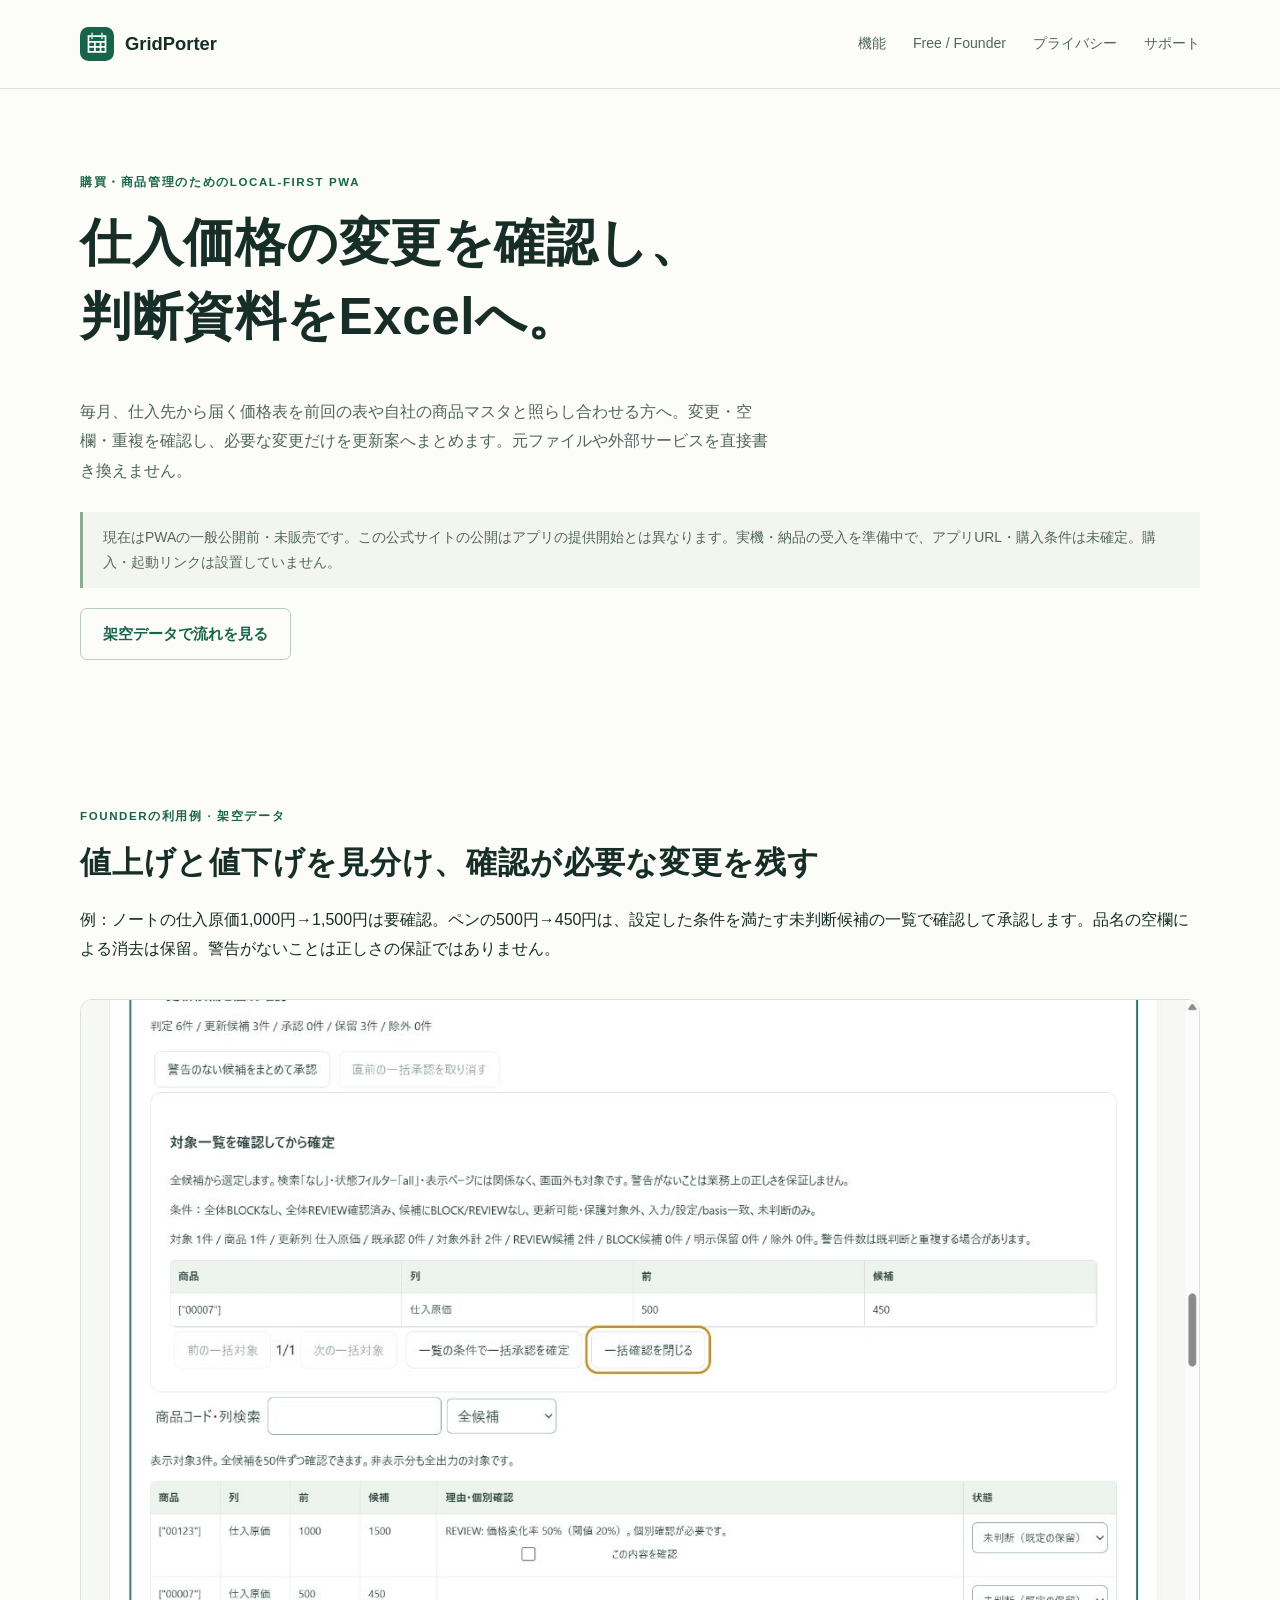
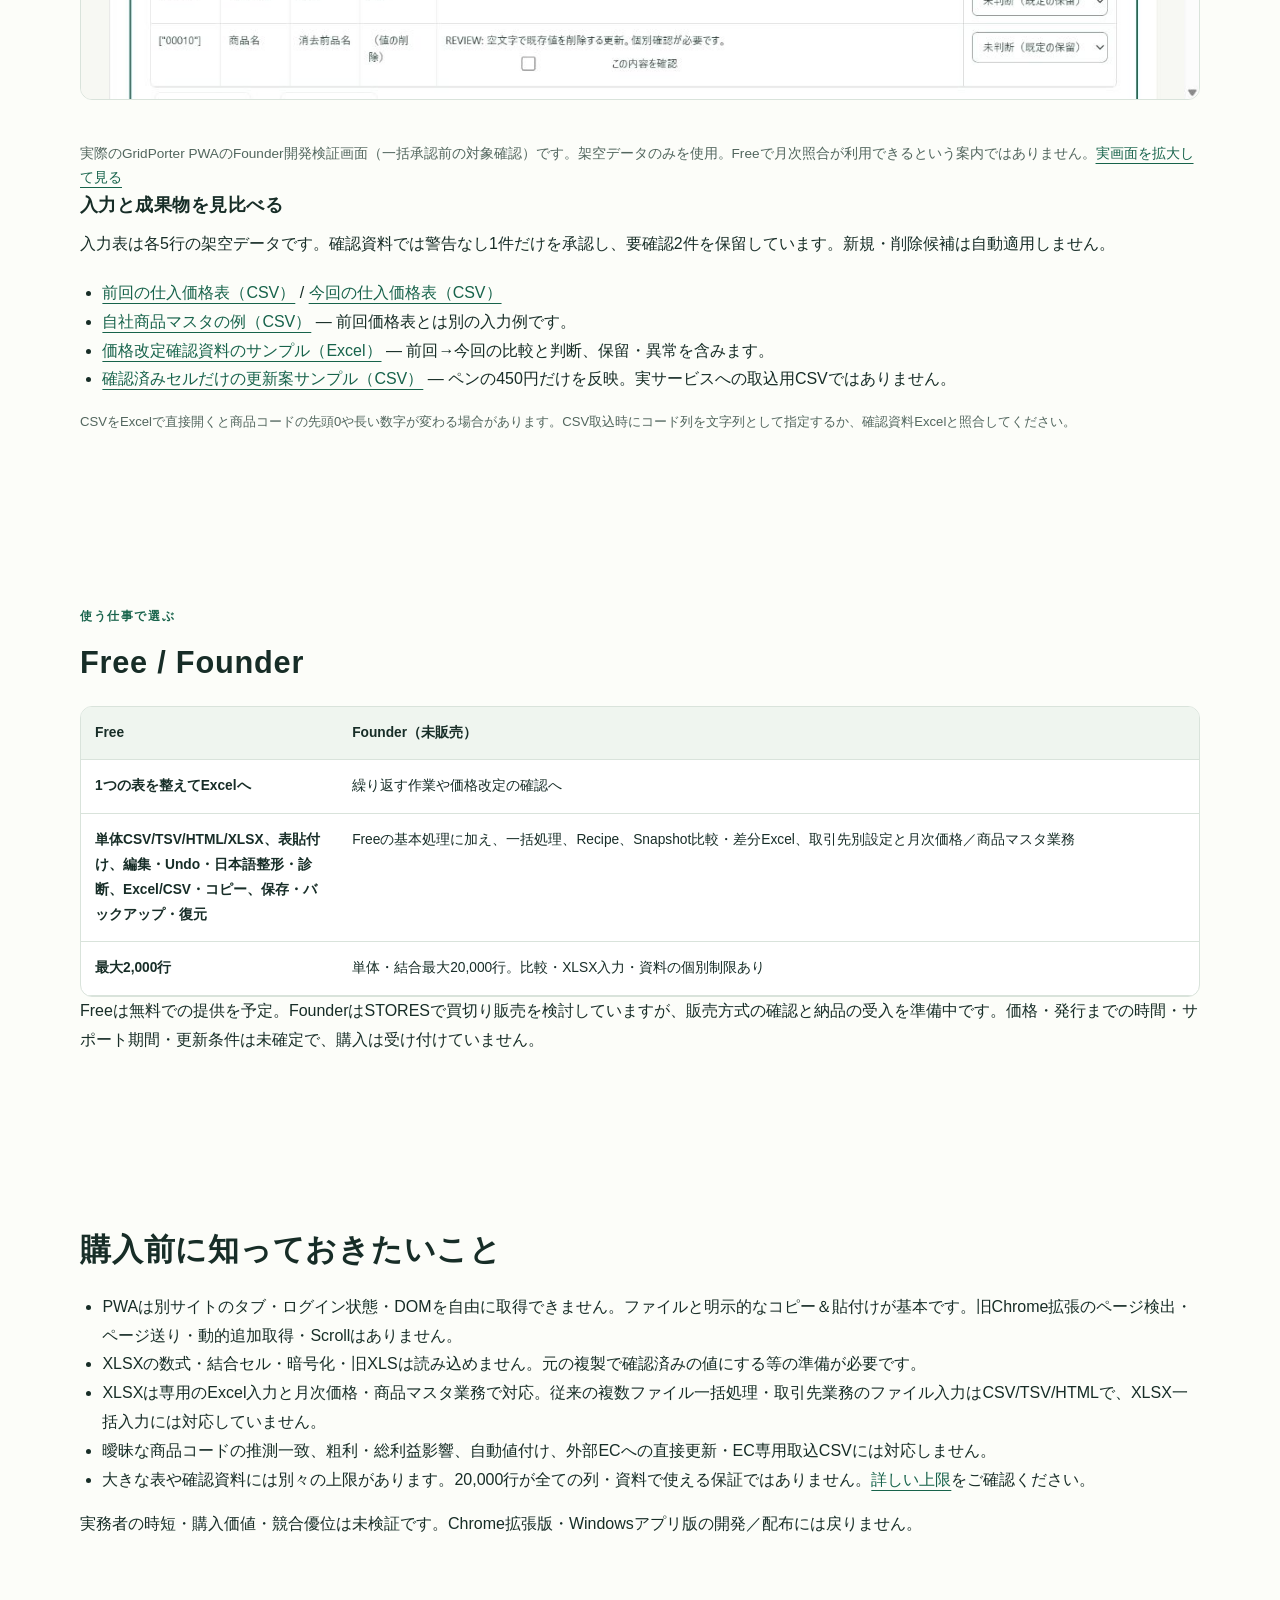
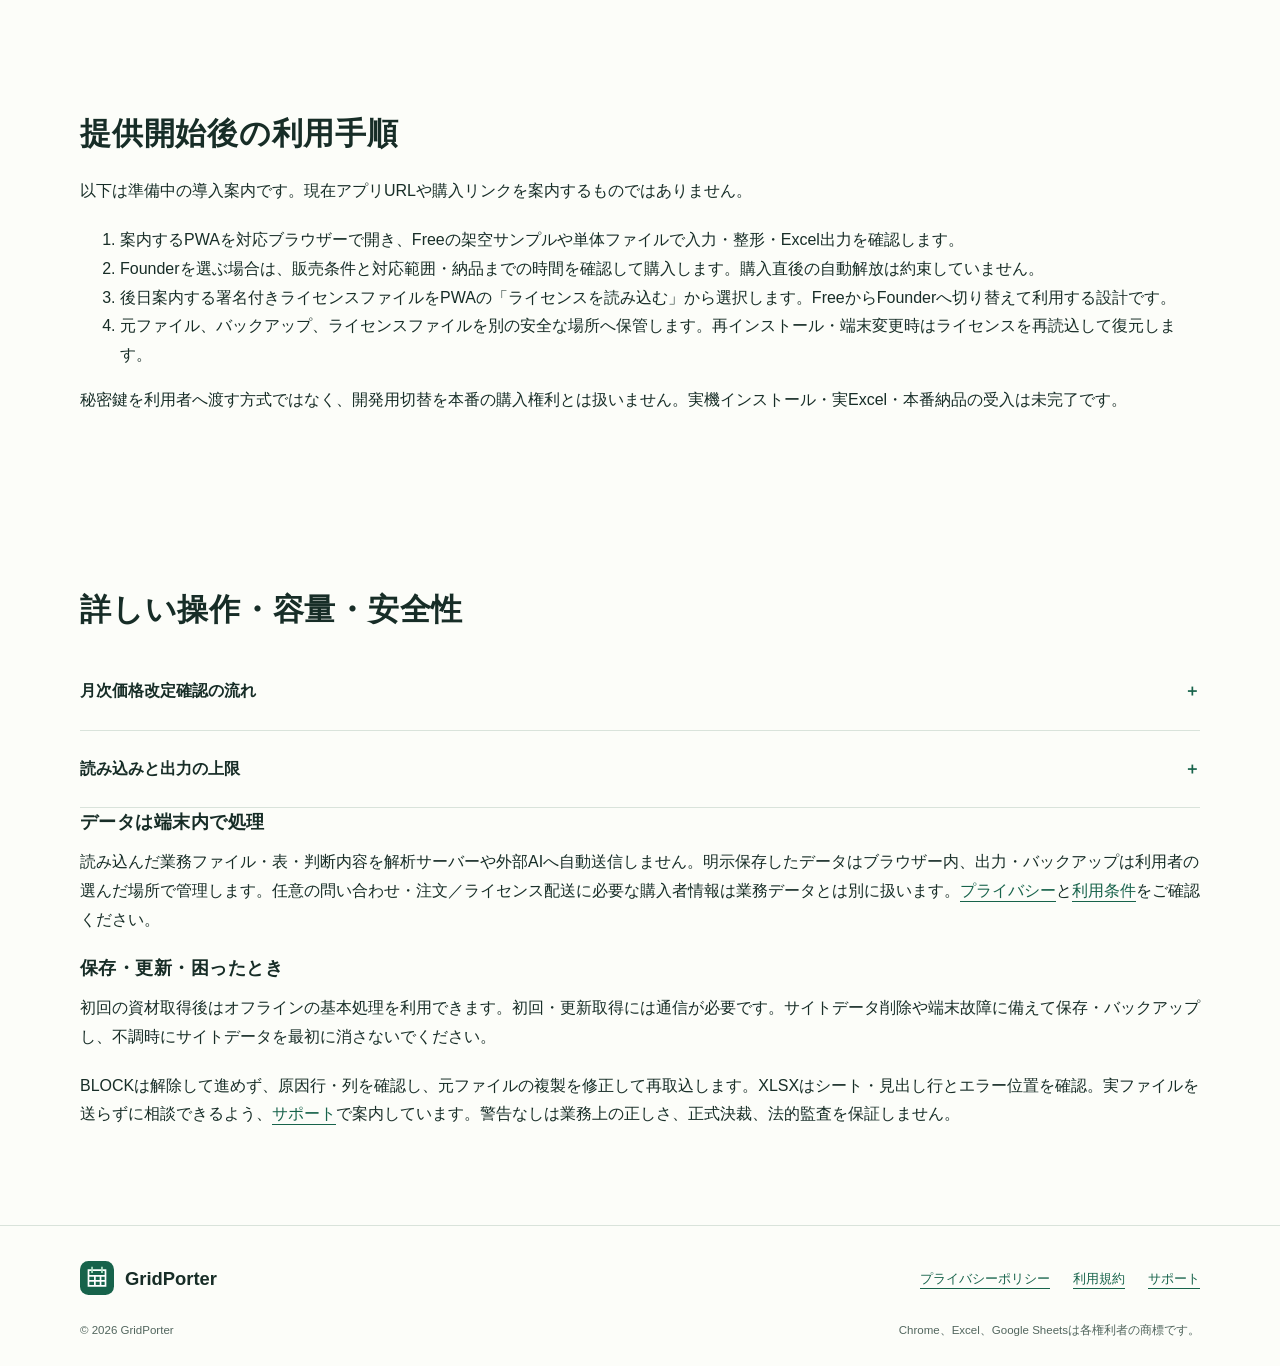
<file: index.html>
<!doctype html>
<html lang="ja">
<head>
  <meta charset="utf-8">
  <meta name="viewport" content="width=device-width, initial-scale=1">
  <title>GridPorter | 仕入価格改定を確認するPWA</title>
  <meta name="description" content="仕入価格表や商品マスタを照合し、確認してXLSX・CSVへ出力するPWA。読み込んだ表を端末内で整形し、価格改定の判断資料と更新案を作成。未販売・公開準備中。">
  <meta name="theme-color" content="#17634b">
  <meta name="referrer" content="strict-origin-when-cross-origin">
  <meta http-equiv="Content-Security-Policy" content="default-src 'self'; script-src 'self'; style-src 'self'; img-src 'self'; connect-src 'none'; object-src 'none'; base-uri 'none'; form-action 'none'">
  <meta property="og:type" content="website">
  <meta property="og:locale" content="ja_JP">
  <meta property="og:site_name" content="GridPorter">
  <meta property="og:title" content="GridPorter | 仕入価格改定を確認するPWA">
  <meta property="og:description" content="仕入価格表や商品マスタを照合し、確認してXLSX・CSVへ出力するPWA。読み込んだ表を端末内で整形し、価格改定の判断資料と更新案を作成。未販売・公開準備中。">
  <!-- site-metadata:start -->
  <link rel="canonical" href="https://ray-dev-lab.github.io/gridporter-site/">
  <meta property="og:url" content="https://ray-dev-lab.github.io/gridporter-site/">
  <!-- site-metadata:end -->
  <link rel="icon" type="image/svg+xml" href="./assets/favicon.svg">
  <link rel="stylesheet" href="./assets/style.css">
  <script src="./assets/site-config.js" defer></script>
  <script src="./assets/site.js" defer></script>
</head>
<body>
<a class="skip" href="#main">本文へスキップ</a>
<header class="site-header"><div class="wrap header-inner"><a class="brand" href="./"><img src="./assets/favicon.svg" width="34" height="34" alt="">GridPorter</a>
<nav class="site-nav" aria-label="メインナビゲーション"><a href="./index.html#features">機能</a><a href="./index.html#plans">Free / Founder</a><a href="./privacy/">プライバシー</a><a href="./support/">サポート</a></nav>
</div></header>
<main id="main" class="wrap">
<section class="hero" id="how-it-works"><span class="kicker">購買・商品管理のためのLOCAL-FIRST PWA</span><h1>仕入価格の変更を確認し、<br>判断資料をExcelへ。</h1><p class="lead">毎月、仕入先から届く価格表を前回の表や自社の商品マスタと照らし合わせる方へ。変更・空欄・重複を確認し、必要な変更だけを更新案へまとめます。元ファイルや外部サービスを直接書き換えません。</p><p class="note">現在はPWAの一般公開前・未販売です。この公式サイトの公開はアプリの提供開始とは異なります。実機・納品の受入を準備中で、アプリURL・購入条件は未確定。購入・起動リンクは設置していません。</p><a class="button secondary" href="#example">架空データで流れを見る</a></section>
<section id="features" class="section"><div id="example"><span class="kicker">FOUNDERの利用例 · 架空データ</span><h2>値上げと値下げを見分け、確認が必要な変更を残す</h2><p>例：ノートの仕入原価1,000円→1,500円は要確認。ペンの500円→450円は、設定した条件を満たす未判断候補の一覧で確認して承認します。品名の空欄による消去は保留。警告がないことは正しさの保証ではありません。</p><figure class="gallery"><img src="assets/screenshots/price-review.jpg" width="1265" height="791" alt="架空の価格表を使ったFounder開発検証画面。一括承認の対象一覧とREVIEWを区別して確認しています。" loading="lazy"><figcaption>実際のGridPorter PWAのFounder開発検証画面（一括承認前の対象確認）です。架空データのみを使用。Freeで月次照合が利用できるという案内ではありません。<a href="assets/screenshots/price-review.jpg">実画面を拡大して見る</a></figcaption></figure>
<h3>入力と成果物を見比べる</h3><p>入力表は各5行の架空データです。確認資料では警告なし1件だけを承認し、要確認2件を保留しています。新規・削除候補は自動適用しません。</p><ul><li><a href="assets/samples/previous.csv" download>前回の仕入価格表（CSV）</a> / <a href="assets/samples/current.csv" download>今回の仕入価格表（CSV）</a></li><li><a href="assets/samples/master.csv" download>自社商品マスタの例（CSV）</a> — 前回価格表とは別の入力例です。</li><li><a href="assets/samples/confirmation-sample.xlsx" download>価格改定確認資料のサンプル（Excel）</a> — 前回→今回の比較と判断、保留・異常を含みます。</li><li><a href="assets/samples/proposal-sample.csv" download>確認済みセルだけの更新案サンプル（CSV）</a> — ペンの450円だけを反映。実サービスへの取込用CSVではありません。</li></ul><p class="small">CSVをExcelで直接開くと商品コードの先頭0や長い数字が変わる場合があります。CSV取込時にコード列を文字列として指定するか、確認資料Excelと照合してください。</p></div></section>
<section id="plans" class="section"><span class="kicker">使う仕事で選ぶ</span><h2>Free / Founder</h2><div class="table-scroll" tabindex="0"><table class="data-table"><thead><tr><th>Free</th><th>Founder（未販売）</th></tr></thead><tbody><tr><td>1つの表を整えてExcelへ</td><td>繰り返す作業や価格改定の確認へ</td></tr><tr><td>単体CSV/TSV/HTML/XLSX、表貼付け、編集・Undo・日本語整形・診断、Excel/CSV・コピー、保存・バックアップ・復元</td><td>Freeの基本処理に加え、一括処理、Recipe、Snapshot比較・差分Excel、取引先別設定と月次価格／商品マスタ業務</td></tr><tr><td>最大2,000行</td><td>単体・結合最大20,000行。比較・XLSX入力・資料の個別制限あり</td></tr></tbody></table></div><p>Freeは無料での提供を予定。FounderはSTORESで買切り販売を検討していますが、販売方式の確認と納品の受入を準備中です。価格・発行までの時間・サポート期間・更新条件は未確定で、購入は受け付けていません。</p></section>
<section id="before-purchase" class="section"><h2>購入前に知っておきたいこと</h2><ul><li>PWAは別サイトのタブ・ログイン状態・DOMを自由に取得できません。ファイルと明示的なコピー＆貼付けが基本です。旧Chrome拡張のページ検出・ページ送り・動的追加取得・Scrollはありません。</li><li>XLSXの数式・結合セル・暗号化・旧XLSは読み込めません。元の複製で確認済みの値にする等の準備が必要です。</li><li>XLSXは専用のExcel入力と月次価格・商品マスタ業務で対応。従来の複数ファイル一括処理・取引先業務のファイル入力はCSV/TSV/HTMLで、XLSX一括入力には対応していません。</li><li>曖昧な商品コードの推測一致、粗利・総利益影響、自動値付け、外部ECへの直接更新・EC専用取込CSVには対応しません。</li><li>大きな表や確認資料には別々の上限があります。20,000行が全ての列・資料で使える保証ではありません。<a href="#limits">詳しい上限</a>をご確認ください。</li></ul><p>実務者の時短・購入価値・競合優位は未検証です。Chrome拡張版・Windowsアプリ版の開発／配布には戻りません。</p></section>
<section id="getting-started" class="section"><h2>提供開始後の利用手順</h2><p>以下は準備中の導入案内です。現在アプリURLや購入リンクを案内するものではありません。</p><ol><li>案内するPWAを対応ブラウザーで開き、Freeの架空サンプルや単体ファイルで入力・整形・Excel出力を確認します。</li><li>Founderを選ぶ場合は、販売条件と対応範囲・納品までの時間を確認して購入します。購入直後の自動解放は約束していません。</li><li>後日案内する署名付きライセンスファイルをPWAの「ライセンスを読み込む」から選択します。FreeからFounderへ切り替えて利用する設計です。</li><li>元ファイル、バックアップ、ライセンスファイルを別の安全な場所へ保管します。再インストール・端末変更時はライセンスを再読込して復元します。</li></ol><p>秘密鍵を利用者へ渡す方式ではなく、開発用切替を本番の購入権利とは扱いません。実機インストール・実Excel・本番納品の受入は未完了です。</p></section>
<section id="details" class="section"><h2>詳しい操作・容量・安全性</h2><details><summary>月次価格改定確認の流れ</summary><ol><li>保存した業務を選び、今回・前回の価格表、または自社マスタと仕入先データを読み込みます。</li><li>キー・列対応・価格の税区分／単位・更新禁止列を確認します。</li><li>値上げ・値下げ・新規・削除候補、重複・欠損を確認します。BLOCKがあれば更新案は作れません。</li><li>候補を承認・保留・除外します。警告のない未判断候補は全候補から対象一覧と件数を確認して一括承認し、直前操作のみ取り消せます。REVIEWの確認は迂回せず、明示保留・除外は変えません。</li><li>更新案CSV/XLSXと全件確認資料を保存します。外部反映は行いません。</li></ol></details><details id="limits"><summary>読み込みと出力の上限</summary><p>MBは1,000,000 bytes。CSV/TSV/HTMLは元ファイル1件5MB、文字コード変換後UTF-8も5MB。各内部表JSONは8MB・200列。XLSXは元ZIP5MB、展開合計20MB・1資材8MB、全シート矩形10万セル、見出し込み5,001行、データ最大5,000行（Free2,000行）です。非表示行も含み、完全なExcel表示の再現ではありません。</p><p>比較は対応列と追加税／単位列×新旧合計行数が10万セル以内、Recipe適用後の両入力JSONは20MB以内。確認資料はデータ部20万セル、追加8シートJSON合計20MB、各表8MB。表／資料の事前見積には安全の余裕を含み、上限内でも停止する場合があります。完成ZIPのサイズとは異なります。</p></details><div id="safety"><h3>データは端末内で処理</h3><p>読み込んだ業務ファイル・表・判断内容を解析サーバーや外部AIへ自動送信しません。明示保存したデータはブラウザー内、出力・バックアップは利用者の選んだ場所で管理します。任意の問い合わせ・注文／ライセンス配送に必要な購入者情報は業務データとは別に扱います。<a href="privacy/">プライバシー</a>と<a href="terms/">利用条件</a>をご確認ください。</p></div><div id="faq"><h3>保存・更新・困ったとき</h3><p>初回の資材取得後はオフラインの基本処理を利用できます。初回・更新取得には通信が必要です。サイトデータ削除や端末故障に備えて保存・バックアップし、不調時にサイトデータを最初に消さないでください。</p><p>BLOCKは解除して進めず、原因行・列を確認し、元ファイルの複製を修正して再取込します。XLSXはシート・見出し行とエラー位置を確認。実ファイルを送らずに相談できるよう、<a href="support/">サポート</a>で案内しています。警告なしは業務上の正しさ、正式決裁、法的監査を保証しません。</p></div></section>
</main>
<footer class="site-footer"><div class="wrap"><div class="footer-main"><a class="brand" href="./"><img src="./assets/favicon.svg" width="34" height="34" alt="">GridPorter</a>
<nav class="footer-links" aria-label="フッターナビゲーション"><a href="./privacy/">プライバシーポリシー</a><a href="./terms/">利用規約</a><a href="./support/">サポート</a></nav></div>
<div class="footer-meta"><p>© 2026 GridPorter</p><p>Chrome、Excel、Google Sheetsは各権利者の商標です。</p></div></div></footer>
</body></html>
</file>
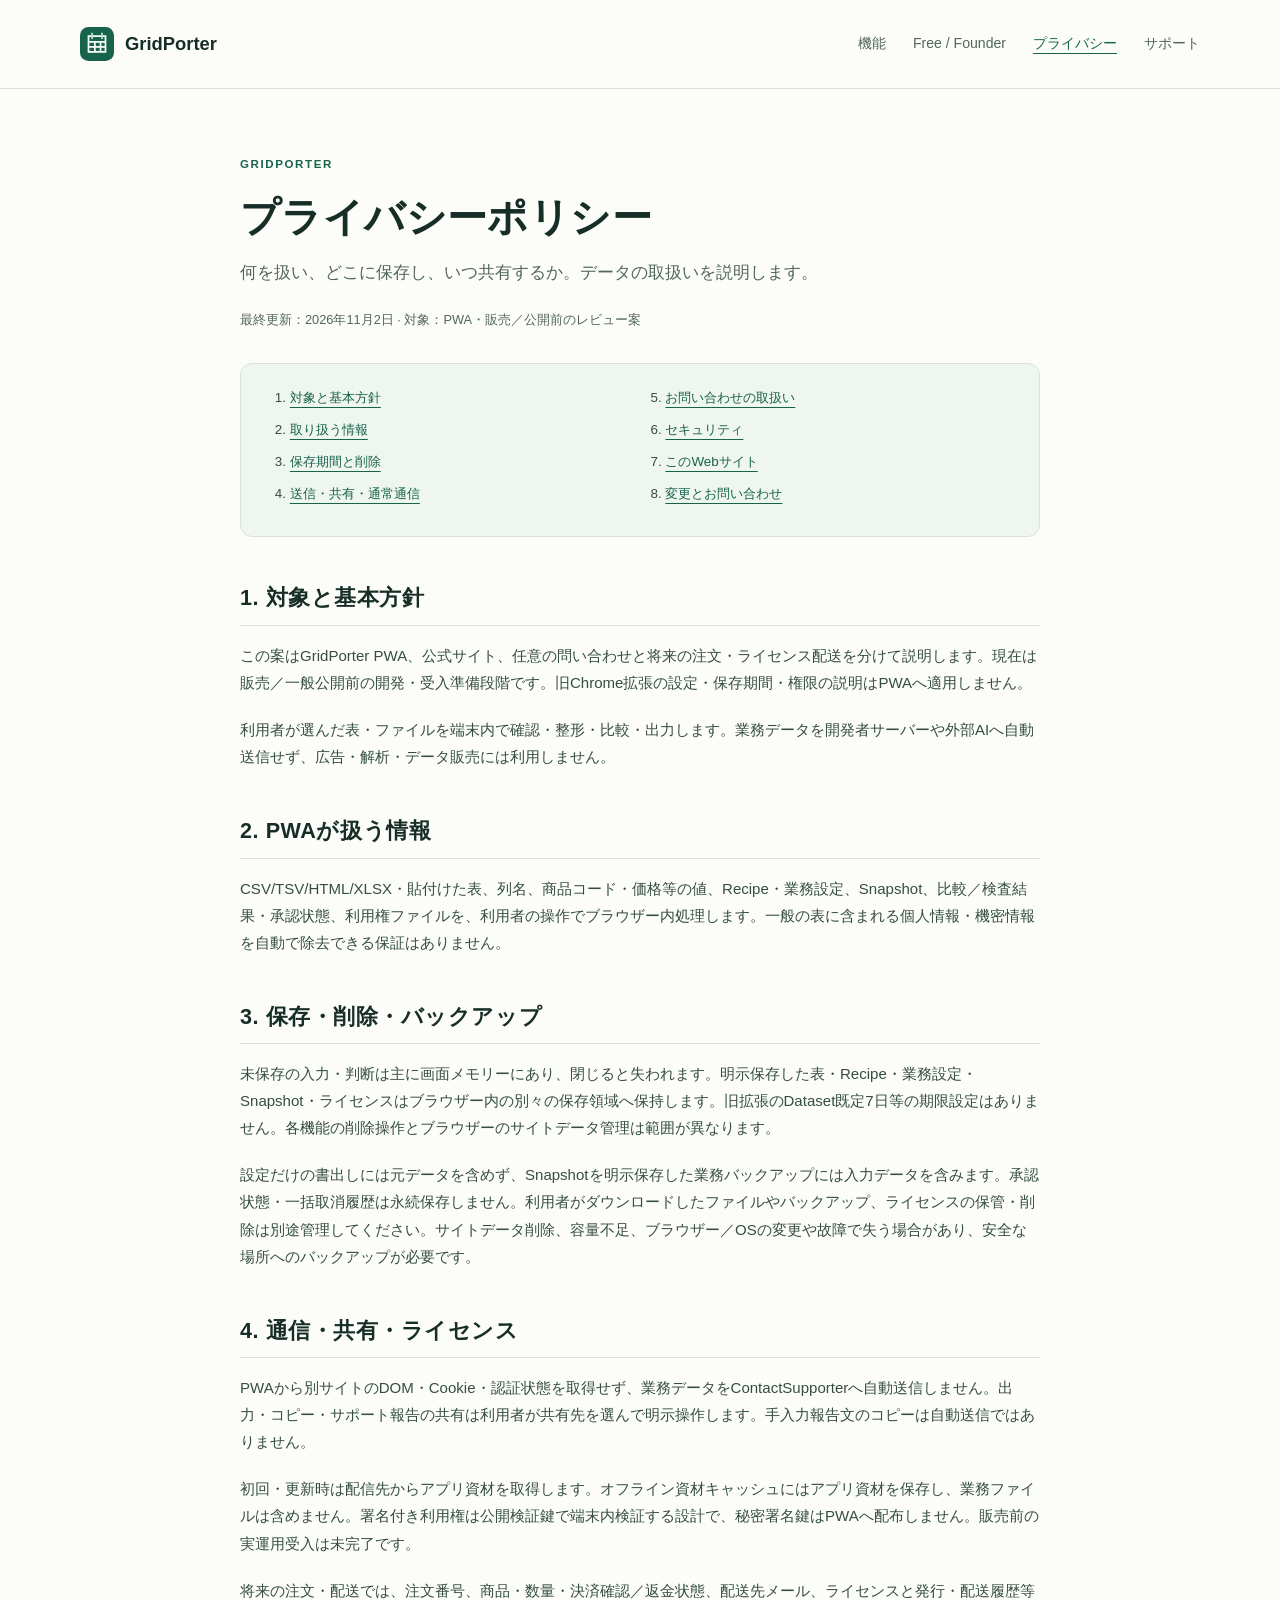
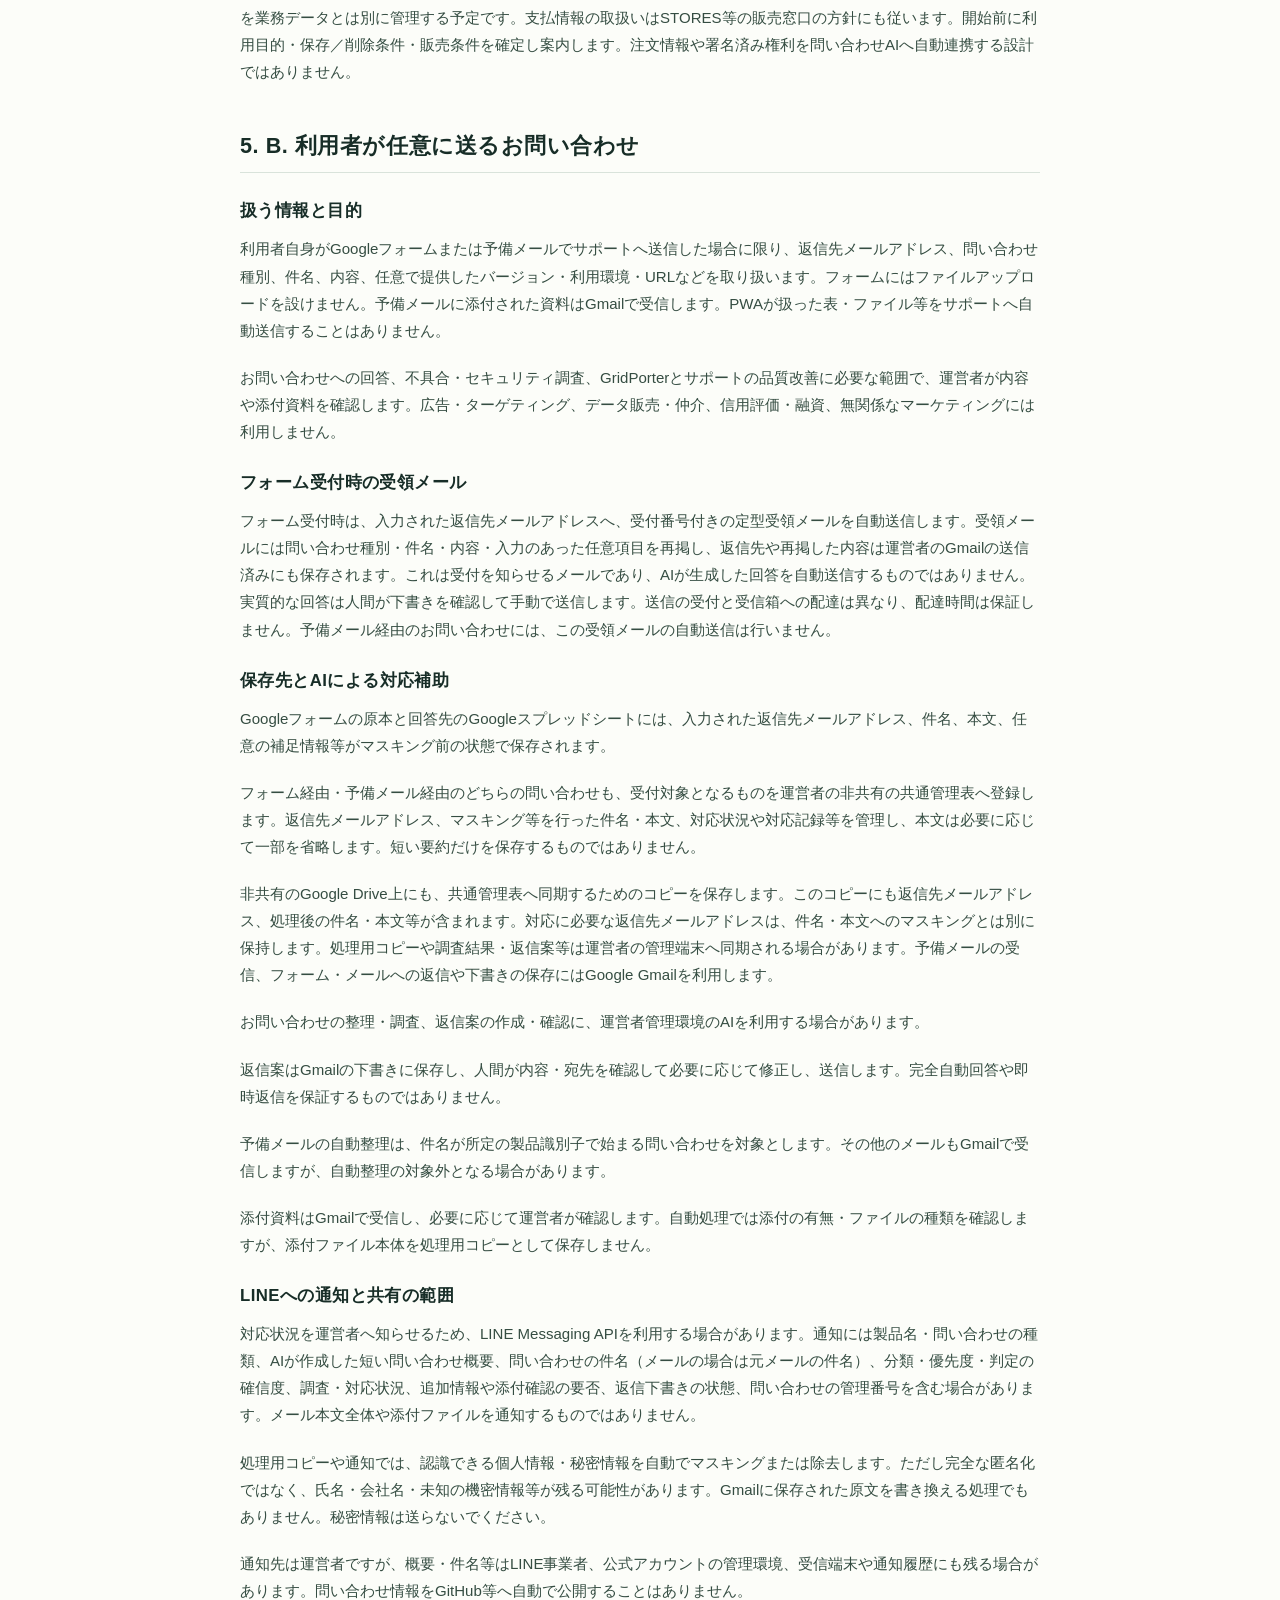
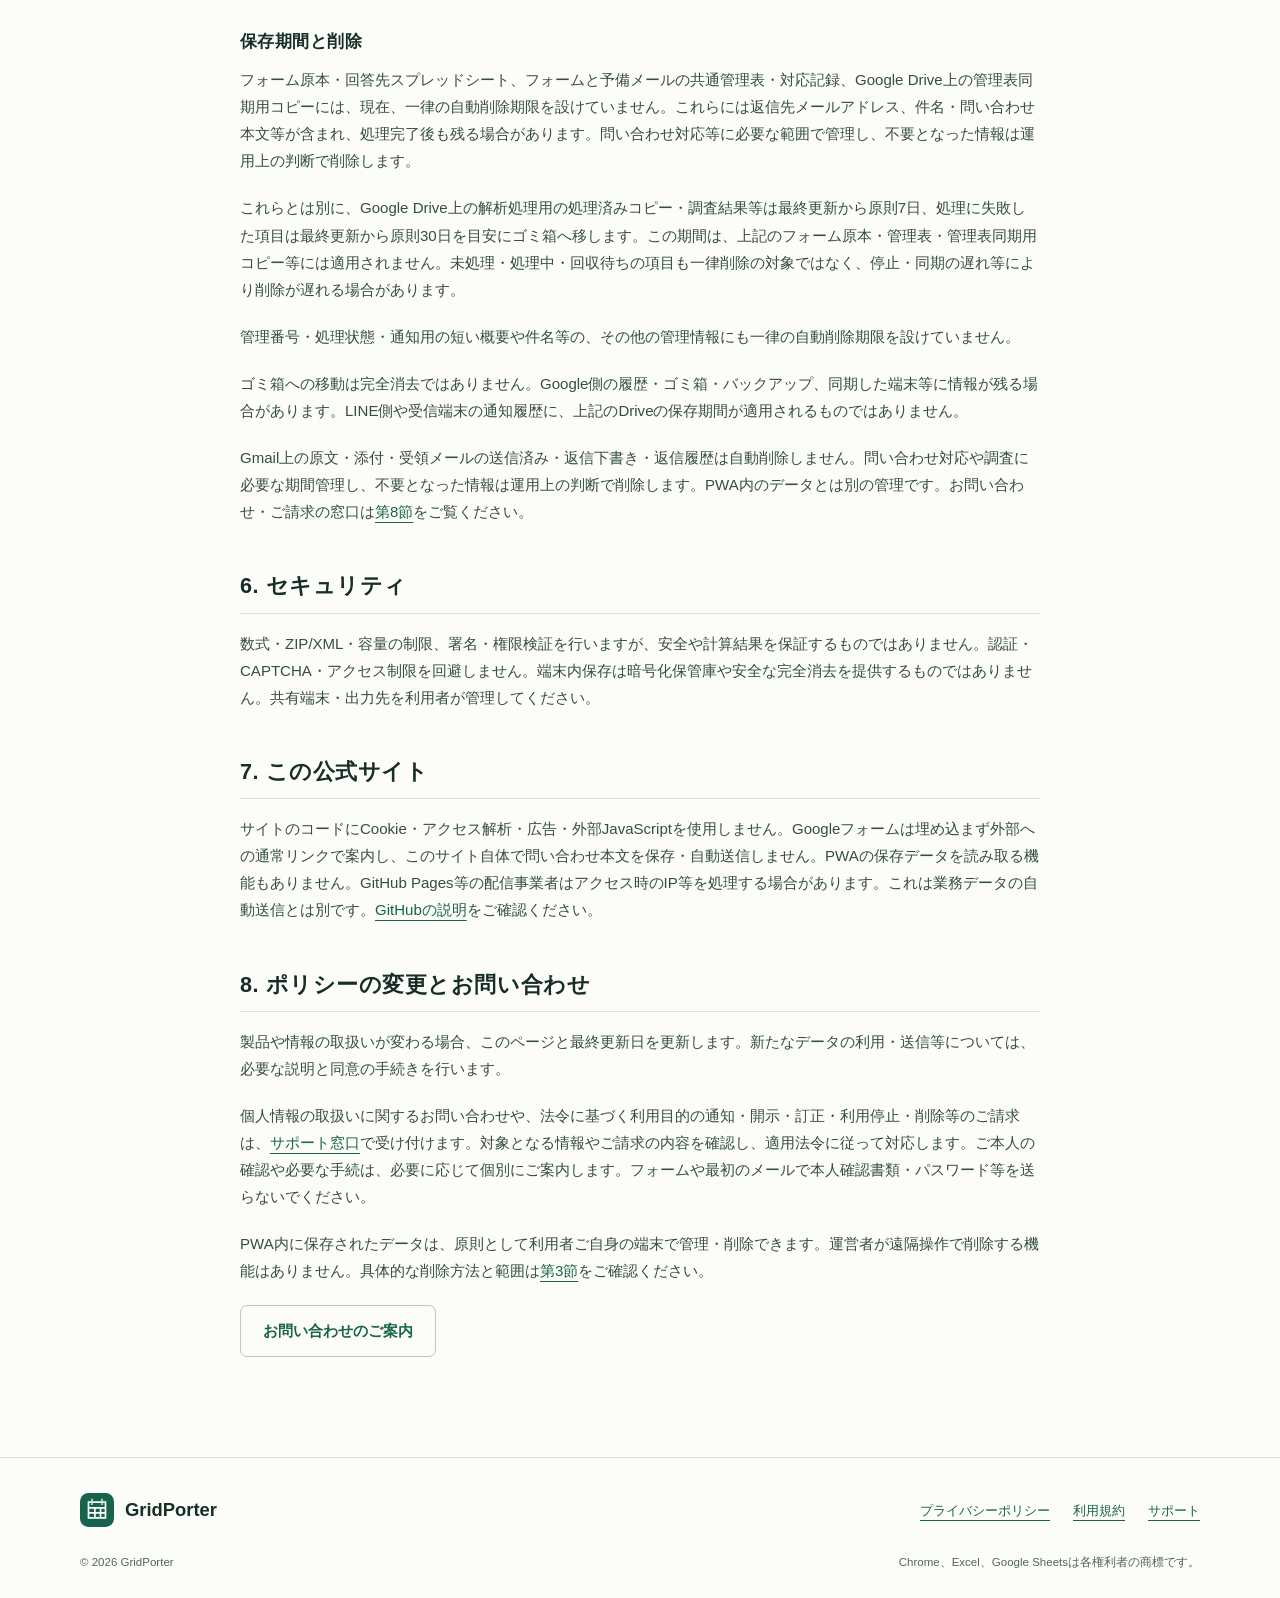
<file: privacy/index.html>
<!doctype html>
<html lang="ja">
<head>
  <meta charset="utf-8">
  <meta name="viewport" content="width=device-width, initial-scale=1">
  <title>プライバシーポリシー | GridPorter</title>
  <meta name="description" content="GridPorter PWAの表・ファイル、Recipe・Snapshot・ライセンスの端末内処理と保存・削除、任意の問い合わせ、将来の注文・配送情報の取扱いについて。">
  <meta name="theme-color" content="#17634b">
  <meta name="referrer" content="strict-origin-when-cross-origin">
  <meta http-equiv="Content-Security-Policy" content="default-src 'self'; script-src 'self'; style-src 'self'; img-src 'self'; connect-src 'none'; object-src 'none'; base-uri 'none'; form-action 'none'">
  <meta property="og:type" content="website">
  <meta property="og:locale" content="ja_JP">
  <meta property="og:site_name" content="GridPorter">
  <meta property="og:title" content="プライバシーポリシー | GridPorter">
  <meta property="og:description" content="GridPorter PWAの表・ファイル、Recipe・Snapshot・ライセンスの端末内処理と保存・削除、任意の問い合わせ、将来の注文・配送情報の取扱いについて。">
  <!-- site-metadata:start -->
  <link rel="canonical" href="https://ray-dev-lab.github.io/gridporter-site/privacy/">
  <meta property="og:url" content="https://ray-dev-lab.github.io/gridporter-site/privacy/">
  <!-- site-metadata:end -->
  <link rel="icon" type="image/svg+xml" href="../assets/favicon.svg">
  <link rel="stylesheet" href="../assets/style.css">
  <script src="../assets/site-config.js" defer></script>
  <script src="../assets/site.js" defer></script>
</head>
<body>
<a class="skip" href="#main">本文へスキップ</a>
<header class="site-header"><div class="wrap header-inner"><a class="brand" href="../"><img src="../assets/favicon.svg" width="34" height="34" alt="">GridPorter</a>
<nav class="site-nav" aria-label="メインナビゲーション"><a href="../index.html#features">機能</a><a href="../index.html#plans">Free / Founder</a><a href="../privacy/" aria-current="page">プライバシー</a><a href="../support/">サポート</a></nav>
</div></header>
<main id="main" class="wrap"><article class="document"><span class="kicker">GRIDPORTER</span><h1>プライバシーポリシー</h1><p class="intro">何を扱い、どこに保存し、いつ共有するか。データの取扱いを説明します。</p><p class="updated">最終更新：2026年11月2日 · 対象：PWA・販売／公開前のレビュー案</p><nav class="toc" aria-label="目次"><ol><li><a href="#scope">対象と基本方針</a></li><li><a href="#data">取り扱う情報</a></li><li><a href="#retention">保存期間と削除</a></li><li><a href="#sharing">送信・共有・通常通信</a></li><li><a href="#support-data">お問い合わせの取扱い</a></li><li><a href="#security">セキュリティ</a></li><li><a href="#website">このWebサイト</a></li><li><a href="#changes">変更とお問い合わせ</a></li></ol></nav>
<h2 id="scope">1. 対象と基本方針</h2><p>この案はGridPorter PWA、公式サイト、任意の問い合わせと将来の注文・ライセンス配送を分けて説明します。現在は販売／一般公開前の開発・受入準備段階です。旧Chrome拡張の設定・保存期間・権限の説明はPWAへ適用しません。</p><p>利用者が選んだ表・ファイルを端末内で確認・整形・比較・出力します。業務データを開発者サーバーや外部AIへ自動送信せず、広告・解析・データ販売には利用しません。</p>
<h2 id="data">2. PWAが扱う情報</h2><p>CSV/TSV/HTML/XLSX・貼付けた表、列名、商品コード・価格等の値、Recipe・業務設定、Snapshot、比較／検査結果・承認状態、利用権ファイルを、利用者の操作でブラウザー内処理します。一般の表に含まれる個人情報・機密情報を自動で除去できる保証はありません。</p>
<h2 id="retention">3. 保存・削除・バックアップ</h2><p>未保存の入力・判断は主に画面メモリーにあり、閉じると失われます。明示保存した表・Recipe・業務設定・Snapshot・ライセンスはブラウザー内の別々の保存領域へ保持します。旧拡張のDataset既定7日等の期限設定はありません。各機能の削除操作とブラウザーのサイトデータ管理は範囲が異なります。</p><p>設定だけの書出しには元データを含めず、Snapshotを明示保存した業務バックアップには入力データを含みます。承認状態・一括取消履歴は永続保存しません。利用者がダウンロードしたファイルやバックアップ、ライセンスの保管・削除は別途管理してください。サイトデータ削除、容量不足、ブラウザー／OSの変更や故障で失う場合があり、安全な場所へのバックアップが必要です。</p>
<h2 id="sharing">4. 通信・共有・ライセンス</h2><p>PWAから別サイトのDOM・Cookie・認証状態を取得せず、業務データをContactSupporterへ自動送信しません。出力・コピー・サポート報告の共有は利用者が共有先を選んで明示操作します。手入力報告文のコピーは自動送信ではありません。</p><p>初回・更新時は配信先からアプリ資材を取得します。オフライン資材キャッシュにはアプリ資材を保存し、業務ファイルは含めません。署名付き利用権は公開検証鍵で端末内検証する設計で、秘密署名鍵はPWAへ配布しません。販売前の実運用受入は未完了です。</p><p>将来の注文・配送では、注文番号、商品・数量・決済確認／返金状態、配送先メール、ライセンスと発行・配送履歴等を業務データとは別に管理する予定です。支払情報の取扱いはSTORES等の販売窓口の方針にも従います。開始前に利用目的・保存／削除条件・販売条件を確定し案内します。注文情報や署名済み権利を問い合わせAIへ自動連携する設計ではありません。</p><h2 id="support-data">5. B. 利用者が任意に送るお問い合わせ</h2>
<h3>扱う情報と目的</h3><p>利用者自身がGoogleフォームまたは予備メールでサポートへ送信した場合に限り、返信先メールアドレス、問い合わせ種別、件名、内容、任意で提供したバージョン・利用環境・URLなどを取り扱います。フォームにはファイルアップロードを設けません。予備メールに添付された資料はGmailで受信します。PWAが扱った表・ファイル等をサポートへ自動送信することはありません。</p><p>お問い合わせへの回答、不具合・セキュリティ調査、GridPorterとサポートの品質改善に必要な範囲で、運営者が内容や添付資料を確認します。広告・ターゲティング、データ販売・仲介、信用評価・融資、無関係なマーケティングには利用しません。</p>
<h3>フォーム受付時の受領メール</h3><p>フォーム受付時は、入力された返信先メールアドレスへ、受付番号付きの定型受領メールを自動送信します。受領メールには問い合わせ種別・件名・内容・入力のあった任意項目を再掲し、返信先や再掲した内容は運営者のGmailの送信済みにも保存されます。これは受付を知らせるメールであり、AIが生成した回答を自動送信するものではありません。実質的な回答は人間が下書きを確認して手動で送信します。送信の受付と受信箱への配達は異なり、配達時間は保証しません。予備メール経由のお問い合わせには、この受領メールの自動送信は行いません。</p>
<h3>保存先とAIによる対応補助</h3><p>Googleフォームの原本と回答先のGoogleスプレッドシートには、入力された返信先メールアドレス、件名、本文、任意の補足情報等がマスキング前の状態で保存されます。</p><p>フォーム経由・予備メール経由のどちらの問い合わせも、受付対象となるものを運営者の非共有の共通管理表へ登録します。返信先メールアドレス、マスキング等を行った件名・本文、対応状況や対応記録等を管理し、本文は必要に応じて一部を省略します。短い要約だけを保存するものではありません。</p><p>非共有のGoogle Drive上にも、共通管理表へ同期するためのコピーを保存します。このコピーにも返信先メールアドレス、処理後の件名・本文等が含まれます。対応に必要な返信先メールアドレスは、件名・本文へのマスキングとは別に保持します。処理用コピーや調査結果・返信案等は運営者の管理端末へ同期される場合があります。予備メールの受信、フォーム・メールへの返信や下書きの保存にはGoogle Gmailを利用します。</p><p>お問い合わせの整理・調査、返信案の作成・確認に、運営者管理環境のAIを利用する場合があります。</p><p>返信案はGmailの下書きに保存し、人間が内容・宛先を確認して必要に応じて修正し、送信します。完全自動回答や即時返信を保証するものではありません。</p><p>予備メールの自動整理は、件名が所定の製品識別子で始まる問い合わせを対象とします。その他のメールもGmailで受信しますが、自動整理の対象外となる場合があります。</p><p>添付資料はGmailで受信し、必要に応じて運営者が確認します。自動処理では添付の有無・ファイルの種類を確認しますが、添付ファイル本体を処理用コピーとして保存しません。</p>
<h3>LINEへの通知と共有の範囲</h3><p>対応状況を運営者へ知らせるため、LINE Messaging APIを利用する場合があります。通知には製品名・問い合わせの種類、AIが作成した短い問い合わせ概要、問い合わせの件名（メールの場合は元メールの件名）、分類・優先度・判定の確信度、調査・対応状況、追加情報や添付確認の要否、返信下書きの状態、問い合わせの管理番号を含む場合があります。メール本文全体や添付ファイルを通知するものではありません。</p><p>処理用コピーや通知では、認識できる個人情報・秘密情報を自動でマスキングまたは除去します。ただし完全な匿名化ではなく、氏名・会社名・未知の機密情報等が残る可能性があります。Gmailに保存された原文を書き換える処理でもありません。秘密情報は送らないでください。</p><p>通知先は運営者ですが、概要・件名等はLINE事業者、公式アカウントの管理環境、受信端末や通知履歴にも残る場合があります。問い合わせ情報をGitHub等へ自動で公開することはありません。</p>
<h3>保存期間と削除</h3><p>フォーム原本・回答先スプレッドシート、フォームと予備メールの共通管理表・対応記録、Google Drive上の管理表同期用コピーには、現在、一律の自動削除期限を設けていません。これらには返信先メールアドレス、件名・問い合わせ本文等が含まれ、処理完了後も残る場合があります。問い合わせ対応等に必要な範囲で管理し、不要となった情報は運用上の判断で削除します。</p><p>これらとは別に、Google Drive上の解析処理用の処理済みコピー・調査結果等は最終更新から原則7日、処理に失敗した項目は最終更新から原則30日を目安にゴミ箱へ移します。この期間は、上記のフォーム原本・管理表・管理表同期用コピー等には適用されません。未処理・処理中・回収待ちの項目も一律削除の対象ではなく、停止・同期の遅れ等により削除が遅れる場合があります。</p><p>管理番号・処理状態・通知用の短い概要や件名等の、その他の管理情報にも一律の自動削除期限を設けていません。</p><p>ゴミ箱への移動は完全消去ではありません。Google側の履歴・ゴミ箱・バックアップ、同期した端末等に情報が残る場合があります。LINE側や受信端末の通知履歴に、上記のDriveの保存期間が適用されるものではありません。</p><p>Gmail上の原文・添付・受領メールの送信済み・返信下書き・返信履歴は自動削除しません。問い合わせ対応や調査に必要な期間管理し、不要となった情報は運用上の判断で削除します。PWA内のデータとは別の管理です。お問い合わせ・ご請求の窓口は<a href="#changes">第8節</a>をご覧ください。</p>
<h2 id="security">6. セキュリティ</h2><p>数式・ZIP/XML・容量の制限、署名・権限検証を行いますが、安全や計算結果を保証するものではありません。認証・CAPTCHA・アクセス制限を回避しません。端末内保存は暗号化保管庫や安全な完全消去を提供するものではありません。共有端末・出力先を利用者が管理してください。</p><h2 id="website">7. この公式サイト</h2><p>サイトのコードにCookie・アクセス解析・広告・外部JavaScriptを使用しません。Googleフォームは埋め込まず外部への通常リンクで案内し、このサイト自体で問い合わせ本文を保存・自動送信しません。PWAの保存データを読み取る機能もありません。GitHub Pages等の配信事業者はアクセス時のIP等を処理する場合があります。これは業務データの自動送信とは別です。<a href="https://docs.github.com/en/site-policy/privacy-policies/github-general-privacy-statement">GitHubの説明</a>をご確認ください。</p><h2 id="changes">8. ポリシーの変更とお問い合わせ</h2><p>製品や情報の取扱いが変わる場合、このページと最終更新日を更新します。新たなデータの利用・送信等については、必要な説明と同意の手続きを行います。</p><p>個人情報の取扱いに関するお問い合わせや、法令に基づく利用目的の通知・開示・訂正・利用停止・削除等のご請求は、<a href="../support/#contact-options">サポート窓口</a>で受け付けます。対象となる情報やご請求の内容を確認し、適用法令に従って対応します。ご本人の確認や必要な手続は、必要に応じて個別にご案内します。フォームや最初のメールで本人確認書類・パスワード等を送らないでください。</p><p>PWA内に保存されたデータは、原則として利用者ご自身の端末で管理・削除できます。運営者が遠隔操作で削除する機能はありません。具体的な削除方法と範囲は<a href="#retention">第3節</a>をご確認ください。</p><p><a class="button secondary" href="../support/#contact-options">お問い合わせのご案内</a></p></article></main>
<footer class="site-footer"><div class="wrap"><div class="footer-main"><a class="brand" href="../"><img src="../assets/favicon.svg" width="34" height="34" alt="">GridPorter</a>
<nav class="footer-links" aria-label="フッターナビゲーション"><a href="../privacy/">プライバシーポリシー</a><a href="../terms/">利用規約</a><a href="../support/">サポート</a></nav></div>
<div class="footer-meta"><p>© 2026 GridPorter</p><p>Chrome、Excel、Google Sheetsは各権利者の商標です。</p></div></div></footer>
</body></html>
</file>
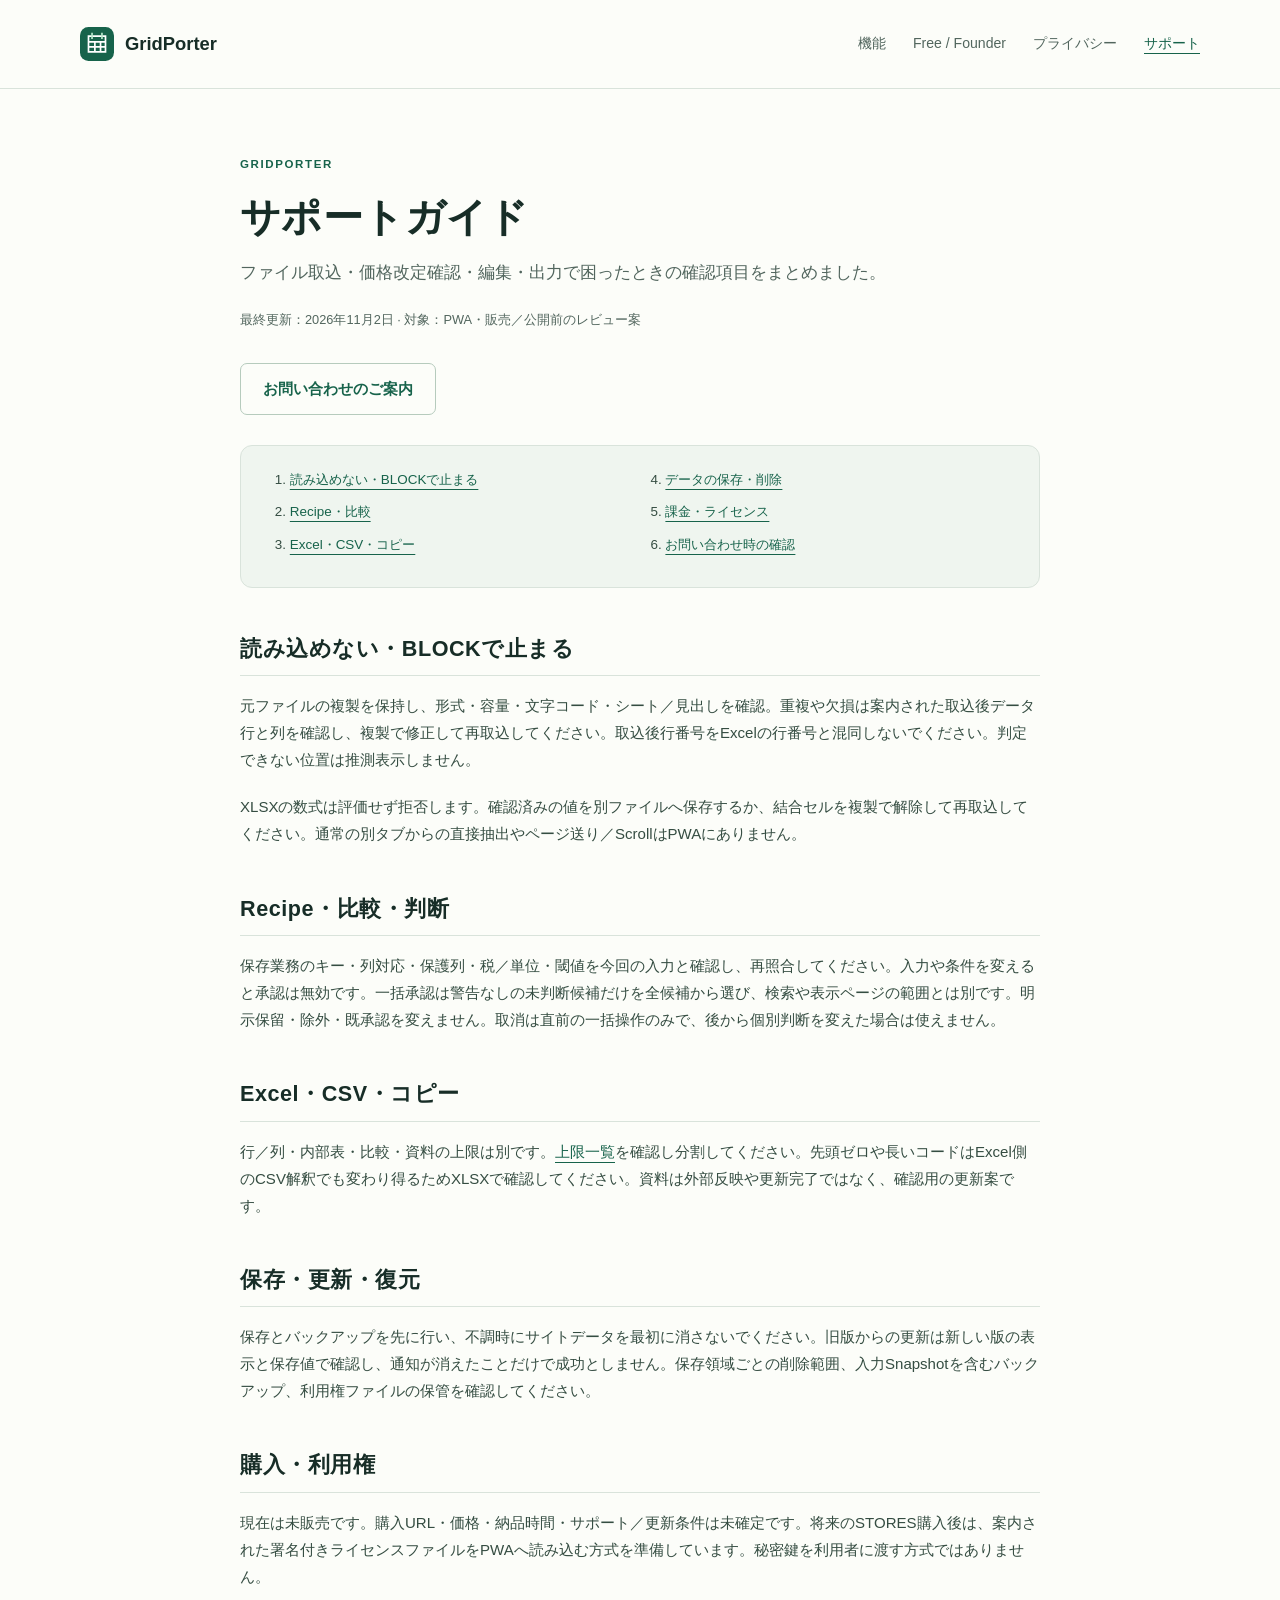
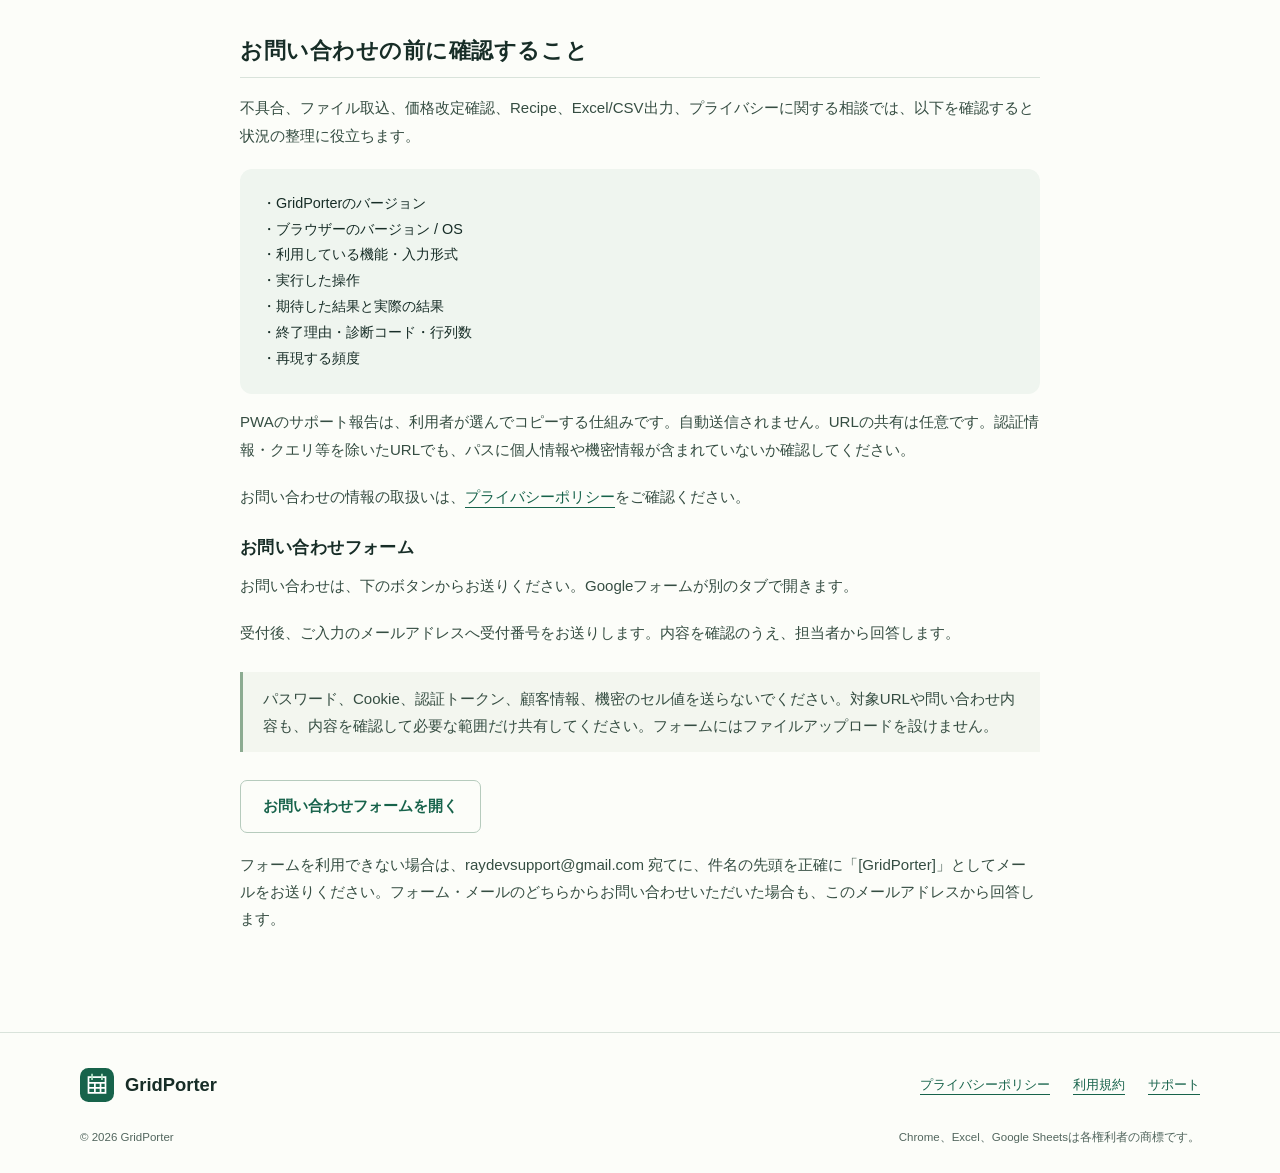
<file: support/index.html>
<!doctype html>
<html lang="ja">
<head>
  <meta charset="utf-8">
  <meta name="viewport" content="width=device-width, initial-scale=1">
  <title>サポート | GridPorter</title>
  <meta name="description" content="GridPorter PWAのファイル取込、仕入価格改定確認、Recipe・比較、Excel/CSV出力、保存・復元と問い合わせの案内。Founderは未販売です。">
  <meta name="theme-color" content="#17634b">
  <meta name="referrer" content="strict-origin-when-cross-origin">
  <meta http-equiv="Content-Security-Policy" content="default-src 'self'; script-src 'self'; style-src 'self'; img-src 'self'; connect-src 'none'; object-src 'none'; base-uri 'none'; form-action 'none'">
  <meta property="og:type" content="website">
  <meta property="og:locale" content="ja_JP">
  <meta property="og:site_name" content="GridPorter">
  <meta property="og:title" content="サポート | GridPorter">
  <meta property="og:description" content="GridPorter PWAのファイル取込、仕入価格改定確認、Recipe・比較、Excel/CSV出力、保存・復元と問い合わせの案内。Founderは未販売です。">
  <!-- site-metadata:start -->
  <link rel="canonical" href="https://ray-dev-lab.github.io/gridporter-site/support/">
  <meta property="og:url" content="https://ray-dev-lab.github.io/gridporter-site/support/">
  <!-- site-metadata:end -->
  <link rel="icon" type="image/svg+xml" href="../assets/favicon.svg">
  <link rel="stylesheet" href="../assets/style.css">
  <script src="../assets/site-config.js" defer></script>
  <script src="../assets/site.js" defer></script>
</head>
<body>
<a class="skip" href="#main">本文へスキップ</a>
<header class="site-header"><div class="wrap header-inner"><a class="brand" href="../"><img src="../assets/favicon.svg" width="34" height="34" alt="">GridPorter</a>
<nav class="site-nav" aria-label="メインナビゲーション"><a href="../index.html#features">機能</a><a href="../index.html#plans">Free / Founder</a><a href="../privacy/">プライバシー</a><a href="../support/" aria-current="page">サポート</a></nav>
</div></header>
<main id="main" class="wrap"><article class="document"><span class="kicker">GRIDPORTER</span><h1>サポートガイド</h1><p class="intro">ファイル取込・価格改定確認・編集・出力で困ったときの確認項目をまとめました。</p><p class="updated">最終更新：2026年11月2日 · 対象：PWA・販売／公開前のレビュー案</p><p><a class="button secondary" href="#contact-options">お問い合わせのご案内</a></p><nav class="toc" aria-label="目次"><ol><li><a href="#capture">読み込めない・BLOCKで止まる</a></li><li><a href="#recipe">Recipe・比較</a></li><li><a href="#export">Excel・CSV・コピー</a></li><li><a href="#privacy">データの保存・削除</a></li><li><a href="#billing">課金・ライセンス</a></li><li><a href="#contact">お問い合わせ時の確認</a></li></ol></nav>
<h2 id="capture">読み込めない・BLOCKで止まる</h2><p>元ファイルの複製を保持し、形式・容量・文字コード・シート／見出しを確認。重複や欠損は案内された取込後データ行と列を確認し、複製で修正して再取込してください。取込後行番号をExcelの行番号と混同しないでください。判定できない位置は推測表示しません。</p><p>XLSXの数式は評価せず拒否します。確認済みの値を別ファイルへ保存するか、結合セルを複製で解除して再取込してください。通常の別タブからの直接抽出やページ送り／ScrollはPWAにありません。</p><h2 id="recipe">Recipe・比較・判断</h2><p>保存業務のキー・列対応・保護列・税／単位・閾値を今回の入力と確認し、再照合してください。入力や条件を変えると承認は無効です。一括承認は警告なしの未判断候補だけを全候補から選び、検索や表示ページの範囲とは別です。明示保留・除外・既承認を変えません。取消は直前の一括操作のみで、後から個別判断を変えた場合は使えません。</p><h2 id="export">Excel・CSV・コピー</h2><p>行／列・内部表・比較・資料の上限は別です。<a href="../index.html#limits">上限一覧</a>を確認し分割してください。先頭ゼロや長いコードはExcel側のCSV解釈でも変わり得るためXLSXで確認してください。資料は外部反映や更新完了ではなく、確認用の更新案です。</p><h2 id="privacy">保存・更新・復元</h2><p>保存とバックアップを先に行い、不調時にサイトデータを最初に消さないでください。旧版からの更新は新しい版の表示と保存値で確認し、通知が消えたことだけで成功としません。保存領域ごとの削除範囲、入力Snapshotを含むバックアップ、利用権ファイルの保管を確認してください。</p><h2 id="billing">購入・利用権</h2><p>現在は未販売です。購入URL・価格・納品時間・サポート／更新条件は未確定です。将来のSTORES購入後は、案内された署名付きライセンスファイルをPWAへ読み込む方式を準備しています。秘密鍵を利用者に渡す方式ではありません。</p><h2 id="contact">お問い合わせの前に確認すること</h2><p>不具合、ファイル取込、価格改定確認、Recipe、Excel/CSV出力、プライバシーに関する相談では、以下を確認すると状況の整理に役立ちます。</p><pre class="code-block">・GridPorterのバージョン
・ブラウザーのバージョン / OS
・利用している機能・入力形式
・実行した操作
・期待した結果と実際の結果
・終了理由・診断コード・行列数
・再現する頻度</pre><p>PWAのサポート報告は、利用者が選んでコピーする仕組みです。自動送信されません。URLの共有は任意です。認証情報・クエリ等を除いたURLでも、パスに個人情報や機密情報が含まれていないか確認してください。</p><p>お問い合わせの情報の取扱いは、<a href="../privacy/#support-data">プライバシーポリシー</a>をご確認ください。</p>
<h3 id="contact-options"><span id="contact-bug"></span><span id="contact-usage"></span><span id="contact-improvement"></span><span id="contact-privacy"></span><span id="contact-general"></span>お問い合わせフォーム</h3>
<p id="support-form-help">お問い合わせは、下のボタンからお送りください。Googleフォームが別のタブで開きます。</p>
<p>受付後、ご入力のメールアドレスへ受付番号をお送りします。内容を確認のうえ、担当者から回答します。</p>
<p class="note">パスワード、Cookie、認証トークン、顧客情報、機密のセル値を送らないでください。対象URLや問い合わせ内容も、内容を確認して必要な範囲だけ共有してください。フォームにはファイルアップロードを設けません。</p>
<!-- support-form:start -->
<p data-support-form-status hidden>お問い合わせフォームは準備中です。フォームを利用できない場合は、下記の予備メール窓口をご利用ください。</p>
<div class="actions"><a class="button secondary" data-config-link="supportFormUrl" target="_blank" rel="noopener noreferrer" aria-describedby="support-form-help" href="https://docs.google.com/forms/d/e/1FAIpQLSeBzXqR8Ulxt1y9NrzwWZ1CA9k2P3HiWSfloBcyOtiHIzvIaA/viewform">お問い合わせフォームを開く</a></div>
<!-- support-form:end -->
<p>フォームを利用できない場合は、<span data-support-email-fallback>raydevsupport@gmail.com</span> 宛てに、件名の先頭を正確に「[GridPorter]」としてメールをお送りください。フォーム・メールのどちらからお問い合わせいただいた場合も、このメールアドレスから回答します。</p>
</article></main>
<footer class="site-footer"><div class="wrap"><div class="footer-main"><a class="brand" href="../"><img src="../assets/favicon.svg" width="34" height="34" alt="">GridPorter</a>
<nav class="footer-links" aria-label="フッターナビゲーション"><a href="../privacy/">プライバシーポリシー</a><a href="../terms/">利用規約</a><a href="../support/">サポート</a></nav></div>
<div class="footer-meta"><p>© 2026 GridPorter</p><p>Chrome、Excel、Google Sheetsは各権利者の商標です。</p></div></div></footer>
</body></html>
</file>
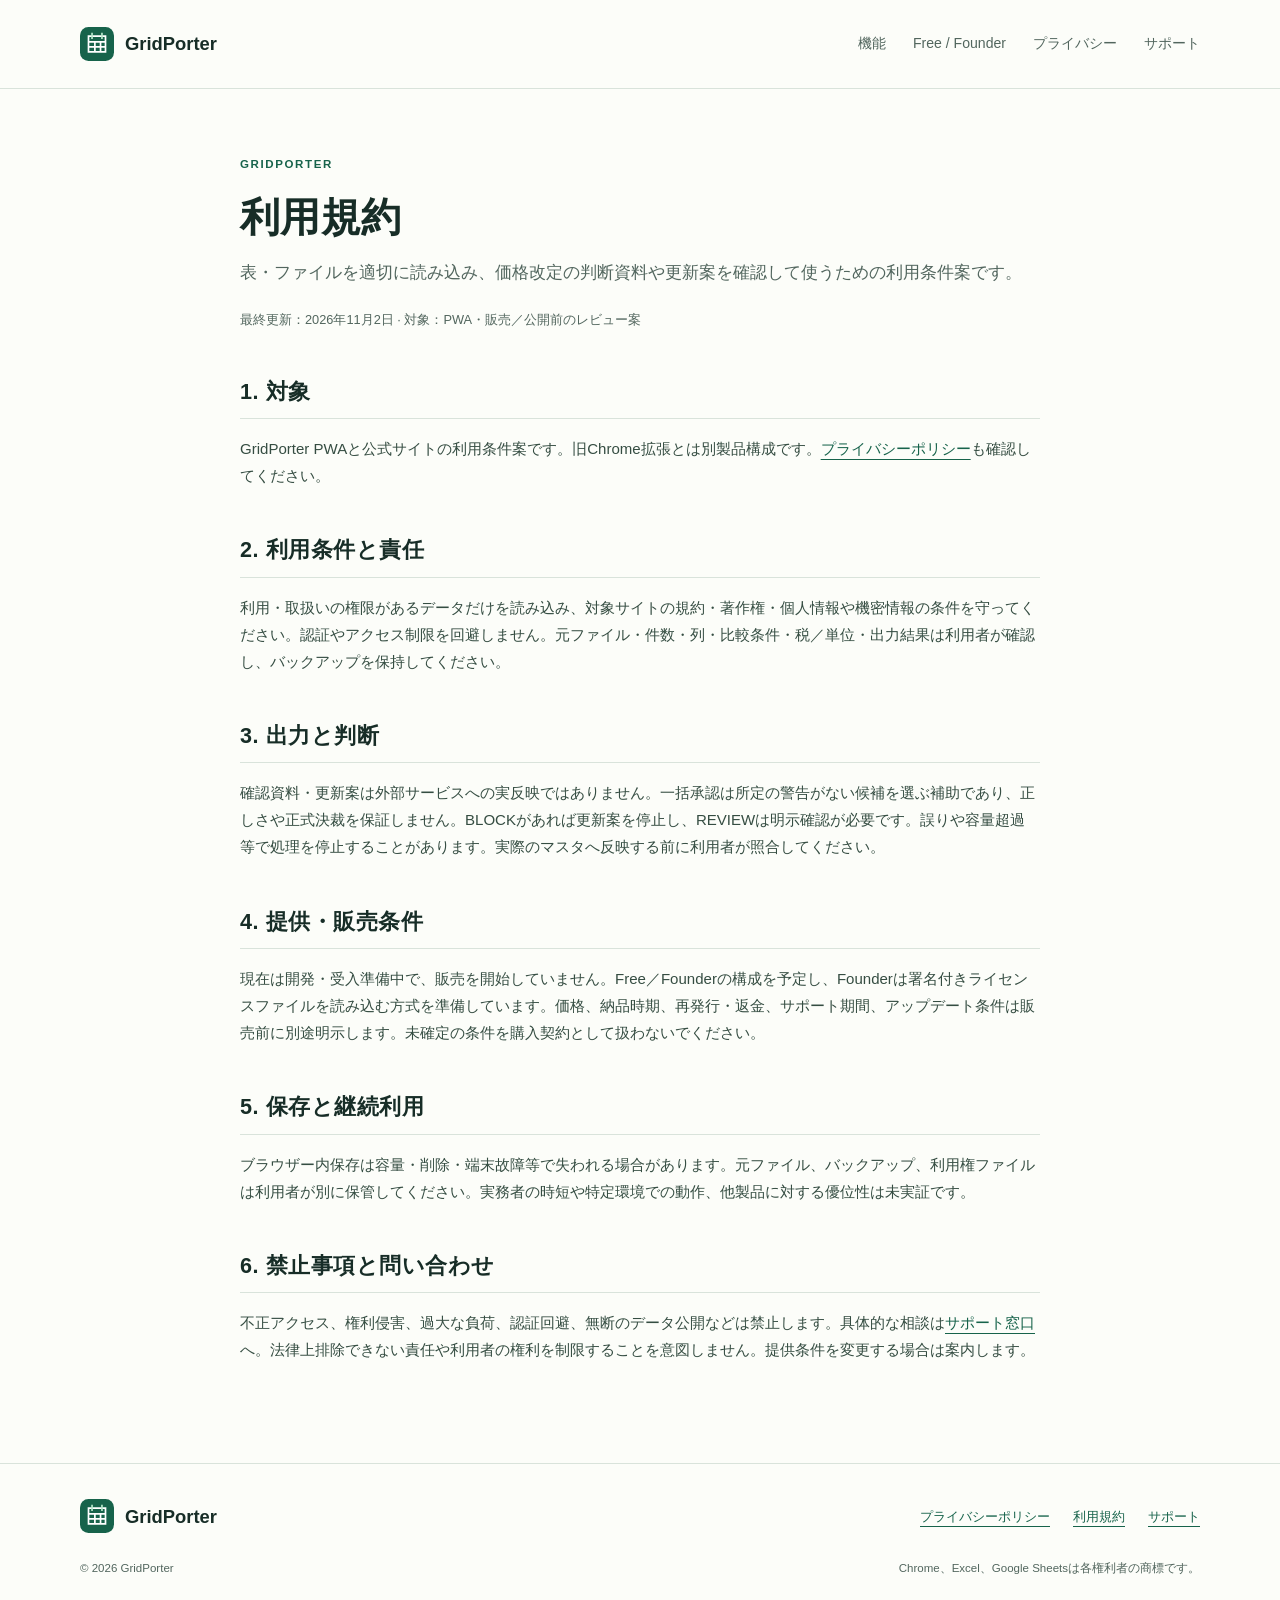
<file: terms/index.html>
<!doctype html>
<html lang="ja">
<head>
  <meta charset="utf-8">
  <meta name="viewport" content="width=device-width, initial-scale=1">
  <title>利用規約 | GridPorter</title>
  <meta name="description" content="GridPorter PWAのFree／Founder、価格改定確認と更新案の確認、データの保存・バックアップ、禁止事項、未販売の提供条件について。">
  <meta name="theme-color" content="#17634b">
  <meta name="referrer" content="strict-origin-when-cross-origin">
  <meta http-equiv="Content-Security-Policy" content="default-src 'self'; script-src 'self'; style-src 'self'; img-src 'self'; connect-src 'none'; object-src 'none'; base-uri 'none'; form-action 'none'">
  <meta property="og:type" content="website">
  <meta property="og:locale" content="ja_JP">
  <meta property="og:site_name" content="GridPorter">
  <meta property="og:title" content="利用規約 | GridPorter">
  <meta property="og:description" content="GridPorter PWAのFree／Founder、価格改定確認と更新案の確認、データの保存・バックアップ、禁止事項、未販売の提供条件について。">
  <!-- site-metadata:start -->
  <link rel="canonical" href="https://ray-dev-lab.github.io/gridporter-site/terms/">
  <meta property="og:url" content="https://ray-dev-lab.github.io/gridporter-site/terms/">
  <!-- site-metadata:end -->
  <link rel="icon" type="image/svg+xml" href="../assets/favicon.svg">
  <link rel="stylesheet" href="../assets/style.css">
  <script src="../assets/site-config.js" defer></script>
  <script src="../assets/site.js" defer></script>
</head>
<body>
<a class="skip" href="#main">本文へスキップ</a>
<header class="site-header"><div class="wrap header-inner"><a class="brand" href="../"><img src="../assets/favicon.svg" width="34" height="34" alt="">GridPorter</a>
<nav class="site-nav" aria-label="メインナビゲーション"><a href="../index.html#features">機能</a><a href="../index.html#plans">Free / Founder</a><a href="../privacy/">プライバシー</a><a href="../support/">サポート</a></nav>
</div></header>
<main id="main" class="wrap"><article class="document"><span class="kicker">GRIDPORTER</span><h1>利用規約</h1><p class="intro">表・ファイルを適切に読み込み、価格改定の判断資料や更新案を確認して使うための利用条件案です。</p><p class="updated">最終更新：2026年11月2日 · 対象：PWA・販売／公開前のレビュー案</p><h2>1. 対象</h2><p>GridPorter PWAと公式サイトの利用条件案です。旧Chrome拡張とは別製品構成です。<a href="../privacy/">プライバシーポリシー</a>も確認してください。</p><h2>2. 利用条件と責任</h2><p>利用・取扱いの権限があるデータだけを読み込み、対象サイトの規約・著作権・個人情報や機密情報の条件を守ってください。認証やアクセス制限を回避しません。元ファイル・件数・列・比較条件・税／単位・出力結果は利用者が確認し、バックアップを保持してください。</p><h2>3. 出力と判断</h2><p>確認資料・更新案は外部サービスへの実反映ではありません。一括承認は所定の警告がない候補を選ぶ補助であり、正しさや正式決裁を保証しません。BLOCKがあれば更新案を停止し、REVIEWは明示確認が必要です。誤りや容量超過等で処理を停止することがあります。実際のマスタへ反映する前に利用者が照合してください。</p><h2>4. 提供・販売条件</h2><p>現在は開発・受入準備中で、販売を開始していません。Free／Founderの構成を予定し、Founderは署名付きライセンスファイルを読み込む方式を準備しています。価格、納品時期、再発行・返金、サポート期間、アップデート条件は販売前に別途明示します。未確定の条件を購入契約として扱わないでください。</p><h2>5. 保存と継続利用</h2><p>ブラウザー内保存は容量・削除・端末故障等で失われる場合があります。元ファイル、バックアップ、利用権ファイルは利用者が別に保管してください。実務者の時短や特定環境での動作、他製品に対する優位性は未実証です。</p><h2>6. 禁止事項と問い合わせ</h2><p>不正アクセス、権利侵害、過大な負荷、認証回避、無断のデータ公開などは禁止します。具体的な相談は<a href="../support/#contact-options">サポート窓口</a>へ。法律上排除できない責任や利用者の権利を制限することを意図しません。提供条件を変更する場合は案内します。</p></article></main>
<footer class="site-footer"><div class="wrap"><div class="footer-main"><a class="brand" href="../"><img src="../assets/favicon.svg" width="34" height="34" alt="">GridPorter</a>
<nav class="footer-links" aria-label="フッターナビゲーション"><a href="../privacy/">プライバシーポリシー</a><a href="../terms/">利用規約</a><a href="../support/">サポート</a></nav></div>
<div class="footer-meta"><p>© 2026 GridPorter</p><p>Chrome、Excel、Google Sheetsは各権利者の商標です。</p></div></div></footer>
</body></html>
</file>
<file: assets/style.css>
:root{color-scheme:light;--ink:#172d27;--muted:#52665e;--green:#17634b;--green-dark:#104b39;--pale:#eff5ef;--line:#d9e3db;--paper:#fcfdf9;--white:#fff;--radius:16px;font-family:"Yu Gothic UI","Hiragino Kaku Gothic ProN",Meiryo,sans-serif;font-size:16px;line-height:1.8}
*{box-sizing:border-box}body{margin:0;background:var(--paper);color:var(--ink)}a{color:var(--green);text-underline-offset:5px}a:hover{color:var(--green-dark)}button,a,summary{-webkit-tap-highlight-color:transparent}:focus-visible{outline:3px solid #936200;outline-offset:5px}[hidden]{display:none!important}h1,h2,h3,p{margin-top:0}h1,h2,h3{line-height:1.5;letter-spacing:.025em}h1{font-size:clamp(2rem,4vw,3.6rem);font-weight:750;line-height:1.45;letter-spacing:.01em}h2{font-size:clamp(1.55rem,2.4vw,2.2rem);margin-bottom:20px}h3{font-size:1.15rem;margin-bottom:12px}p{margin-bottom:20px}ul{padding-left:1.4em}img{max-width:100%;height:auto}figure{margin:0}figcaption{font-size:.85rem;color:var(--muted);margin-top:12px}.wrap{width:min(1120px,calc(100% - 64px));margin-inline:auto}.skip{position:absolute;top:-100px;left:16px;z-index:10;padding:12px;background:#fff}.skip:focus{top:10px}.site-header{background:var(--paper);border-bottom:1px solid var(--line)}.header-inner{min-height:88px;display:flex;align-items:center;justify-content:space-between;gap:24px}.brand{display:inline-flex;gap:11px;align-items:center;text-decoration:none;color:var(--ink);font-weight:750;font-size:1.15rem;white-space:nowrap}.brand img{width:34px;height:34px}.site-nav{display:flex;align-items:center;gap:27px;flex-wrap:wrap}.site-nav a{font-size:.88rem;text-decoration:none;color:var(--muted);padding:10px 0}.site-nav a:hover,.site-nav a[aria-current]{color:var(--green);text-decoration:underline}.hero{padding:83px 0 70px}.hero-grid{display:grid;grid-template-columns:1.12fr 1fr;gap:55px;align-items:center}.eyebrow{font-size:.76rem;font-weight:700;letter-spacing:.12em;color:var(--green);margin-bottom:22px;display:flex;align-items:center;gap:12px}.badge{background:#e7efdf;border:1px solid #cdddbb;color:#355424;border-radius:4px;padding:2px 9px;letter-spacing:.04em}.hero h1 em{font-style:normal;color:var(--green)}.lead{font-size:1.03rem;color:var(--muted);max-width:42em}.actions{display:flex;gap:13px;align-items:center;flex-wrap:wrap;margin:28px 0 18px}.button{display:inline-flex;align-items:center;justify-content:center;gap:16px;background:var(--green);color:#fff;border:1px solid var(--green);border-radius:7px;padding:12px 22px;font-size:.92rem;font-weight:700;text-decoration:none}.button:hover{background:var(--green-dark);color:#fff}.button.secondary{background:transparent;color:var(--green);border-color:#b6cbbd}.small{font-size:.82rem;color:var(--muted)}.hero-note{display:flex;align-items:center;gap:9px;font-size:.8rem;color:var(--muted)}.dot{width:7px;height:7px;display:inline-block;background:#4b7a46;border-radius:50%;flex-shrink:0}.diagram{background:var(--pale);border:1px solid var(--line);padding:28px;border-radius:20px;position:relative}.diagram-label{color:var(--muted);font-size:.72rem;letter-spacing:.06em;display:flex;justify-content:space-between;margin-bottom:20px}.diagram-sheet{background:var(--white);border:1px solid #c7d8ca;border-radius:8px;overflow:hidden;box-shadow:0 8px 24px #1d45370a}.sheet-title{padding:10px 15px;background:#f8faf7;display:flex;justify-content:space-between;font-size:.77rem;font-weight:700;border-bottom:1px solid var(--line)}.diagram table{width:100%;font-size:.77rem;border-collapse:collapse}.diagram th,.diagram td{text-align:left;padding:9px 12px;border-bottom:1px solid #edf1eb}.diagram th{color:var(--muted);font-weight:500;background:#f7f9f6}.diagram .clean .sheet-title{background:var(--green);color:white}.diagram .clean th{background:#eaf2e7}.diagram .clean td:nth-child(2){text-align:right;font-variant-numeric:tabular-nums}.flow-arrow{display:flex;justify-content:center;align-items:center;gap:10px;color:var(--green);font-size:.74rem;font-weight:700;padding:13px 0}.flow-arrow span{font-size:1.35rem}.trust-strip{display:grid;grid-template-columns:repeat(3,1fr);gap:20px;padding-top:34px;margin-top:54px;border-top:1px solid var(--line);font-size:.82rem;color:var(--muted)}.trust-strip strong{color:var(--ink);margin-right:8px}.section{padding:76px 0}.section.tint{background:var(--pale);border-block:1px solid var(--line)}.section-top{max-width:700px;margin-bottom:34px}.kicker{display:block;color:var(--green);font-size:.72rem;letter-spacing:.14em;font-weight:750;margin-bottom:13px}.section-top p{color:var(--muted)}.grid-3{display:grid;grid-template-columns:repeat(3,1fr);gap:22px}.step{padding:27px 26px;background:white;border:1px solid var(--line);border-radius:var(--radius)}.step-number{display:block;font-size:1.6rem;font-weight:500;color:var(--green);margin-bottom:32px;font-variant-numeric:tabular-nums}.step p,.feature p{font-size:.9rem;color:var(--muted);margin:0}.split{display:grid;grid-template-columns:1fr 1fr;gap:60px;align-items:center}.before-after{display:grid;grid-template-columns:1fr 1fr;gap:16px}.mini-card{background:#fff;border:1px solid var(--line);padding:25px;border-radius:var(--radius)}.mini-card.after{border-top:3px solid var(--green)}.mini-card .tag{font-size:.7rem;letter-spacing:.12em;color:var(--muted)}.mini-card ul{font-size:.88rem;padding-left:1.2em;margin-bottom:0}.feature-grid{display:grid;grid-template-columns:repeat(3,1fr);gap:0 35px}.feature{padding:26px 0;border-top:1px solid var(--line)}.feature-index{color:var(--green);font-size:.75rem;display:block;margin-bottom:15px}.feature-wide{grid-column:span 2}.capabilities{display:grid;grid-template-columns:1fr 1fr;gap:24px}.capability{padding:27px;border:1px solid var(--line);border-radius:var(--radius);background:#fff}.capability p{font-size:.9rem;color:var(--muted);margin:0}.note{border-left:3px solid #8cab91;padding:13px 20px;background:#f3f6ef;color:var(--muted);font-size:.87rem;margin-top:26px}.table-scroll{overflow-x:auto;border:1px solid var(--line);border-radius:12px;background:#fff}.compare{width:100%;min-width:560px;border-collapse:collapse;font-size:.9rem}.compare th,.compare td{padding:16px 24px;text-align:left;border-bottom:1px solid var(--line)}.compare thead th{background:#f0f5ec;font-size:1rem}.compare thead th:last-child{color:var(--green)}.compare tbody th{font-weight:500}.compare tr:last-child>*{border-bottom:0}.status{font-size:.73rem;font-weight:500;display:block;color:var(--muted)}.privacy-panel{background:#163f32;color:#fff;border-radius:20px;padding:48px;display:grid;grid-template-columns:1.25fr 1fr;gap:48px}.privacy-panel .kicker{color:#c0d8a9}.privacy-panel h2{font-size:1.8rem}.privacy-panel p{font-size:.92rem;color:#d4e3d9}.privacy-panel a{color:#ecf4cf}.privacy-points{list-style:none;padding:0;margin:0}.privacy-points li{padding:14px 0;border-bottom:1px solid #426351;font-size:.91rem}.privacy-points li:before{content:'✓';margin-right:15px;color:#c9dea4}.faq{border-top:1px solid var(--line)}details{border-bottom:1px solid var(--line);padding:20px 0}summary{cursor:pointer;font-weight:650;list-style:none;display:flex;justify-content:space-between;gap:24px;padding:4px 0}summary::-webkit-details-marker{display:none}summary:after{content:'＋';color:var(--green);flex-shrink:0}details[open] summary:after{content:'−'}details p{color:var(--muted);font-size:.92rem;max-width:850px;margin:18px 0 4px}.support-banner{display:flex;align-items:center;justify-content:space-between;gap:36px;padding:35px 0;border-top:1px solid var(--line)}.support-banner p{color:var(--muted);margin:0;font-size:.9rem}.support-banner h2{font-size:1.4rem;margin-bottom:8px}.site-footer{border-top:1px solid var(--line);padding:35px 0 25px}.footer-main{display:flex;align-items:center;justify-content:space-between;gap:25px}.footer-links{display:flex;flex-wrap:wrap;gap:23px;font-size:.8rem}.footer-meta{display:flex;justify-content:space-between;gap:20px;font-size:.72rem;color:var(--muted);margin-top:25px}.footer-meta p{margin:0}.document{max-width:800px;margin:0 auto;padding:65px 0 80px}.document h1{font-size:2.5rem;margin-bottom:12px}.document h2{font-size:1.35rem;margin:45px 0 16px;padding-bottom:10px;border-bottom:1px solid var(--line)}.document h3{font-size:1.05rem;margin-top:25px}.document p,.document li{font-size:.94rem;color:#354d42}.document li{margin-bottom:8px}.document .intro{font-size:1.04rem;color:var(--muted)}.document .updated{font-size:.8rem;color:var(--muted);margin-bottom:32px}.toc{border:1px solid var(--line);border-radius:12px;background:var(--pale);padding:22px 28px;margin:30px 0}.toc ol{margin:0;padding-left:1.3em;columns:2;column-gap:30px}.toc li{font-size:.84rem;break-inside:avoid}.data-table{width:100%;border-collapse:collapse;min-width:640px;font-size:.86rem}.data-table th,.data-table td{padding:14px;text-align:left;vertical-align:top;border-bottom:1px solid var(--line)}.data-table th{background:var(--pale)}.data-table td:first-child{font-weight:700;width:23%}.gallery{display:grid;gap:30px;margin-top:35px}.gallery img{border:1px solid var(--line);border-radius:12px}.code-block{padding:22px;background:var(--pale);white-space:pre-wrap;font:inherit;font-size:.9rem;border-radius:12px;overflow-wrap:anywhere}
@media(max-width:900px){.hero-grid{grid-template-columns:1fr;gap:35px}.hero{padding-top:50px}.hero h1{font-size:2.8rem}.diagram{max-width:620px;width:100%}.split{grid-template-columns:1fr;gap:25px}.privacy-panel{grid-template-columns:1fr;gap:15px}.header-inner{gap:15px;align-items:flex-start;padding-block:22px}.site-nav{gap:18px;justify-content:flex-end}.feature-grid{grid-template-columns:1fr 1fr}.feature-wide{grid-column:auto}.grid-3{gap:15px}.step{padding:23px 20px}.footer-main{align-items:flex-start}}
@media(max-width:600px){.wrap{width:calc(100% - 36px)}.header-inner{flex-direction:column;padding-block:17px;gap:9px}.site-nav{gap:20px;justify-content:flex-start}.site-nav a{font-size:.78rem;padding:5px 0}.hero{padding:38px 0 42px}.hero h1{font-size:2.05rem}.hero-grid{gap:30px}.hero .lead{font-size:.93rem}.eyebrow{font-size:.65rem;gap:8px;margin-bottom:18px}.diagram{padding:18px}.diagram th,.diagram td{padding:8px;font-size:.7rem}.trust-strip{grid-template-columns:1fr;gap:9px;margin-top:32px;padding-top:22px}.section{padding:48px 0}.grid-3,.feature-grid,.capabilities,.before-after{grid-template-columns:1fr}.step-number{margin-bottom:15px}.step{padding:22px}.privacy-panel{padding:28px 24px}.privacy-panel h2{font-size:1.45rem}.support-banner,.footer-main,.footer-meta{flex-direction:column;align-items:flex-start;gap:20px}.footer-links{gap:17px}.document{padding:40px 0 55px}.document h1{font-size:2rem}.toc ol{columns:1}.compare th,.compare td{padding:13px 18px}.button{padding:11px 17px}.hero .actions{gap:12px}.footer-meta{font-size:.7rem}}
@media(prefers-reduced-motion:reduce){*,*:before,*:after{scroll-behavior:auto!important;animation:none!important;transition:none!important}}

[data-support-email-fallback]{overflow-wrap:anywhere}
</file>
